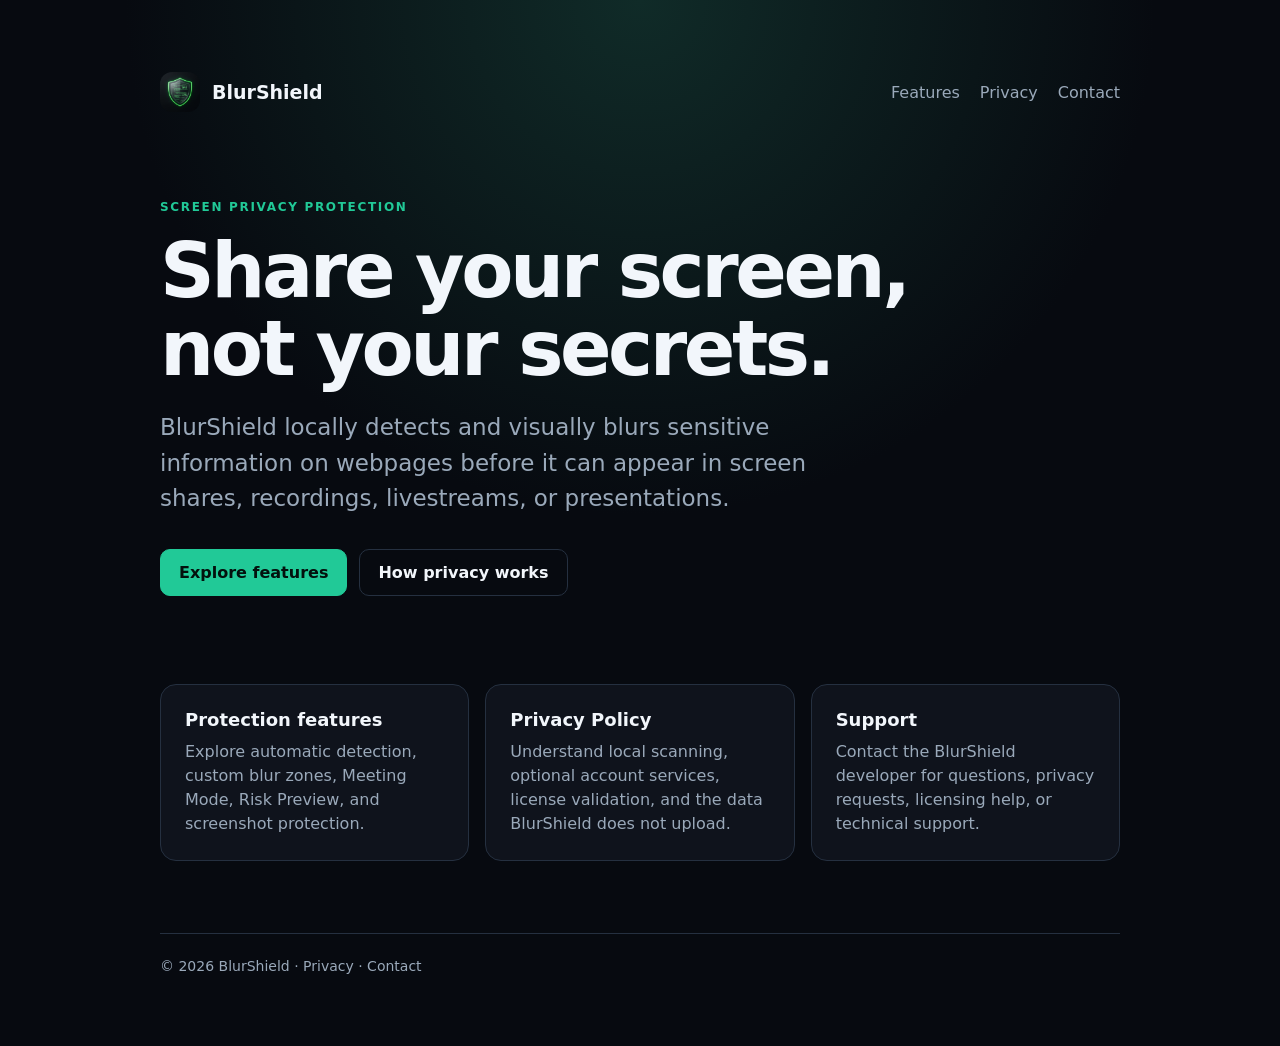
<file: index.html>
<!doctype html>
<html lang="en">
<head>
  <meta charset="utf-8">
  <meta name="viewport" content="width=device-width, initial-scale=1">
  <meta name="description" content="BlurShield helps prevent sensitive information from being exposed during screen sharing, recordings, livestreams, and presentations.">
  <meta name="theme-color" content="#070a10">
  <title>BlurShield — Screen Privacy Protection</title>
  <style>
    * { box-sizing: border-box; }
    :root { color-scheme: dark; --bg:#070a10; --card:#10151e; --line:#253040; --text:#f2f6fb; --muted:#9aa9ba; --green:#21c997; }
    body { margin:0; min-height:100vh; font-family:Inter,system-ui,-apple-system,"Segoe UI",sans-serif; background:radial-gradient(circle at 50% 0%,#102b28 0,#070a10 42%); color:var(--text); }
    main { width:min(100% - 32px,960px); margin:auto; padding:72px 0; }
    header { display:flex; align-items:center; justify-content:space-between; gap:24px; margin-bottom:88px; }
    .brand { display:flex; align-items:center; gap:12px; color:var(--text); text-decoration:none; font-weight:750; font-size:19px; }
    .brand img { border-radius:12px; }
    nav { display:flex; flex-wrap:wrap; gap:20px; }
    nav a, footer a { color:var(--muted); text-decoration:none; }
    nav a:hover, footer a:hover { color:var(--green); }
    .hero { max-width:760px; }
    .eyebrow { color:var(--green); text-transform:uppercase; letter-spacing:.14em; font-size:12px; font-weight:800; }
    h1 { margin:18px 0; font-size:clamp(42px,8vw,76px); line-height:1.02; letter-spacing:-.045em; }
    .lead { max-width:680px; color:var(--muted); font-size:clamp(18px,2.5vw,23px); line-height:1.55; }
    .actions { display:flex; flex-wrap:wrap; gap:12px; margin-top:32px; }
    .button { display:inline-block; padding:13px 18px; border:1px solid var(--line); border-radius:10px; color:var(--text); text-decoration:none; font-weight:700; }
    .button.primary { background:var(--green); border-color:var(--green); color:#03110d; }
    .grid { display:grid; grid-template-columns:repeat(3,1fr); gap:16px; margin-top:88px; }
    .card { padding:24px; background:rgba(16,21,30,.88); border:1px solid var(--line); border-radius:16px; color:var(--text); text-decoration:none; }
    .card:hover { border-color:var(--green); transform:translateY(-2px); }
    .card strong { display:block; margin-bottom:10px; font-size:18px; }
    .card span { color:var(--muted); line-height:1.5; }
    footer { margin-top:72px; padding-top:24px; border-top:1px solid var(--line); color:var(--muted); font-size:14px; }
    @media (max-width:700px) { header { align-items:flex-start; flex-direction:column; margin-bottom:60px; } .grid { grid-template-columns:1fr; margin-top:60px; } }
  </style>
</head>
<body>
  <main>
    <header>
      <a class="brand" href="index.html"><img src="icons/icon128.png" width="40" height="40" alt="BlurShield logo">BlurShield</a>
      <nav aria-label="Primary navigation"><a href="features.html">Features</a><a href="privacy.html">Privacy</a><a href="contact.html">Contact</a></nav>
    </header>
    <section class="hero">
      <div class="eyebrow">Screen privacy protection</div>
      <h1>Share your screen, not your secrets.</h1>
      <p class="lead">BlurShield locally detects and visually blurs sensitive information on webpages before it can appear in screen shares, recordings, livestreams, or presentations.</p>
      <div class="actions"><a class="button primary" href="features.html">Explore features</a><a class="button" href="privacy.html">How privacy works</a></div>
    </section>
    <section class="grid" aria-label="Learn more">
      <a class="card" href="features.html"><strong>Protection features</strong><span>Explore automatic detection, custom blur zones, Meeting Mode, Risk Preview, and screenshot protection.</span></a>
      <a class="card" href="privacy.html"><strong>Privacy Policy</strong><span>Understand local scanning, optional account services, license validation, and the data BlurShield does not upload.</span></a>
      <a class="card" href="contact.html"><strong>Support</strong><span>Contact the BlurShield developer for questions, privacy requests, licensing help, or technical support.</span></a>
    </section>
    <footer>© 2026 BlurShield · <a href="privacy.html">Privacy</a> · <a href="contact.html">Contact</a></footer>
  </main>
</body>
</html>
</file>
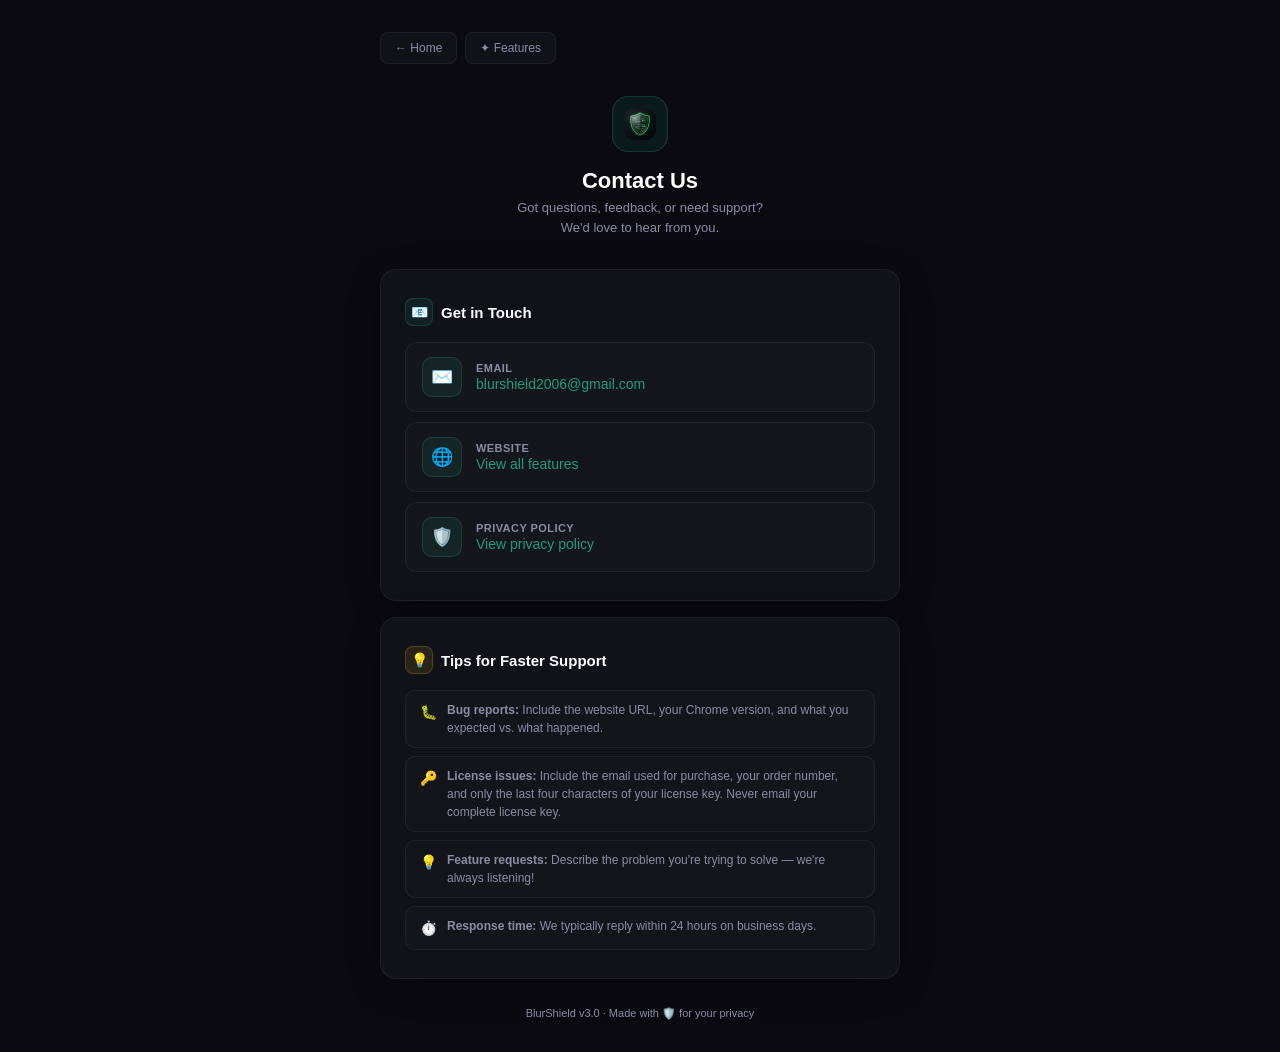
<file: contact.html>
<!DOCTYPE html>
<html lang="en">
<head>
  <meta charset="UTF-8">
  <meta name="viewport" content="width=device-width, initial-scale=1.0">
  <meta http-equiv="Content-Security-Policy" content="default-src 'self'; style-src 'self' 'unsafe-inline'; img-src 'self';">
  <title>Contact — BlurShield</title>
  <style>
    *, *::before, *::after { box-sizing: border-box; margin: 0; padding: 0; }

    :root {
      --bg: #0a0a10;
      --card: #111118;
      --card-border: rgba(255,255,255,0.06);
      --text: #e4e4f0;
      --muted: #8b8ba6;
      --green: #1D9E75;
      --green-soft: rgba(29,158,117,0.12);
      --green-border: rgba(29,158,117,0.25);
      --accent-glow: rgba(29,158,117,0.08);
    }

    body {
      font-family: 'Inter', -apple-system, 'Segoe UI', sans-serif;
      background: var(--bg);
      color: var(--text);
      min-height: 100vh;
      display: flex;
      align-items: center;
      justify-content: center;
      padding: 32px 16px;
      overflow-y: auto;
    }

    .page-wrapper {
      width: 100%;
      max-width: 520px;
      animation: fadeUp 0.5s cubic-bezier(0.16,1,0.3,1);
    }

    @keyframes fadeUp {
      from { opacity: 0; transform: translateY(16px); }
      to   { opacity: 1; transform: none; }
    }

    /* ── Header ─────────────────────────── */
    .header {
      text-align: center;
      margin-bottom: 32px;
    }
    .header-logo {
      display: inline-flex;
      align-items: center;
      justify-content: center;
      width: 56px; height: 56px;
      border-radius: 16px;
      background: var(--green-soft);
      border: 1px solid var(--green-border);
      margin-bottom: 16px;
    }
    .header-logo img { border-radius: 10px; }
    .header-title {
      font-size: 22px;
      font-weight: 700;
      color: #fff;
      margin-bottom: 4px;
    }
    .header-sub {
      font-size: 13px;
      color: var(--muted);
      line-height: 1.5;
    }

    /* ── Card ────────────────────────────── */
    .card {
      background: var(--card);
      border: 1px solid var(--card-border);
      border-radius: 16px;
      padding: 28px 24px;
      margin-bottom: 16px;
      box-shadow: 0 8px 32px rgba(0,0,0,0.3);
    }
    .card-title {
      font-size: 15px;
      font-weight: 600;
      color: #fff;
      margin-bottom: 16px;
      display: flex;
      align-items: center;
      gap: 8px;
    }
    .card-title-icon {
      width: 28px; height: 28px;
      border-radius: 8px;
      display: inline-flex;
      align-items: center;
      justify-content: center;
      font-size: 14px;
      flex-shrink: 0;
    }

    /* ── Contact item ───────────────────── */
    .contact-item {
      display: flex;
      align-items: center;
      gap: 14px;
      padding: 14px 16px;
      border-radius: 12px;
      background: rgba(255,255,255,0.02);
      border: 1px solid var(--card-border);
      margin-bottom: 10px;
      transition: all 0.18s ease;
      cursor: default;
    }
    .contact-item:last-child { margin-bottom: 0; }
    .contact-item:hover {
      background: var(--accent-glow);
      border-color: var(--green-border);
      transform: translateY(-1px);
    }
    .contact-icon {
      width: 40px; height: 40px;
      border-radius: 10px;
      background: var(--green-soft);
      border: 1px solid var(--green-border);
      display: flex;
      align-items: center;
      justify-content: center;
      font-size: 18px;
      flex-shrink: 0;
    }
    .contact-label {
      font-size: 11px;
      font-weight: 600;
      color: var(--muted);
      text-transform: uppercase;
      letter-spacing: 0.04em;
      margin-bottom: 2px;
    }
    .contact-value {
      font-size: 14px;
      font-weight: 500;
      color: var(--text);
      word-break: break-all;
    }
    .contact-value a {
      color: var(--green);
      text-decoration: none;
      transition: opacity 0.15s;
    }
    .contact-value a:hover { opacity: 0.8; }

    /* ── Info notes ──────────────────────── */
    .info-notes {
      display: flex;
      flex-direction: column;
      gap: 8px;
    }
    .info-note {
      display: flex;
      align-items: flex-start;
      gap: 10px;
      font-size: 12px;
      color: var(--muted);
      line-height: 1.5;
      padding: 10px 14px;
      border-radius: 10px;
      background: rgba(255,255,255,0.015);
      border: 1px solid var(--card-border);
    }
    .info-note-icon {
      flex-shrink: 0;
      font-size: 14px;
      margin-top: 1px;
    }

    /* ── Footer ──────────────────────────── */
    .footer {
      text-align: center;
      padding-top: 12px;
    }
    .footer-text {
      font-size: 11px;
      color: var(--muted);
    }
    .footer-link {
      color: var(--green);
      text-decoration: none;
      font-weight: 500;
    }
    .footer-link:hover { text-decoration: underline; }
    .back-btn {
      display: inline-flex;
      align-items: center;
      gap: 6px;
      font-size: 12px;
      font-weight: 500;
      color: var(--muted);
      text-decoration: none;
      padding: 8px 14px;
      border-radius: 8px;
      border: 1px solid var(--card-border);
      background: var(--card);
      cursor: pointer;
      transition: all 0.15s ease;
      margin-bottom: 16px;
    }
    .back-btn:hover {
      color: var(--text);
      background: rgba(255,255,255,0.04);
      border-color: rgba(255,255,255,0.1);
    }
  </style>
</head>
<body>
  <div class="page-wrapper">

    <!-- Back to settings -->
    <div style="display:flex;gap:8px;margin-bottom:16px">
      <a href="index.html" class="back-btn">← Home</a>
      <a href="features.html" class="back-btn">✦ Features</a>
    </div>

    <!-- Header -->
    <div class="header">
      <div class="header-logo">
        <img src="icons/icon128.png" width="32" height="32" alt="BlurShield">
      </div>
      <div class="header-title">Contact Us</div>
      <div class="header-sub">Got questions, feedback, or need support?<br>We'd love to hear from you.</div>
    </div>

    <!-- Contact Info -->
    <div class="card">
      <div class="card-title">
        <div class="card-title-icon" style="background:var(--green-soft);border:1px solid var(--green-border)">📧</div>
        Get in Touch
      </div>

      <div class="contact-item" id="email-item">
        <div class="contact-icon">✉️</div>
        <div>
          <div class="contact-label">Email</div>
          <div class="contact-value">
            <a href="mailto:blurshield2006@gmail.com" id="email-link">blurshield2006@gmail.com</a>
          </div>
        </div>
      </div>

      <div class="contact-item">
        <div class="contact-icon">🌐</div>
        <div>
          <div class="contact-label">Website</div>
          <div class="contact-value">
            <a href="features.html">View all features</a>
          </div>
        </div>
      </div>

      <div class="contact-item">
        <div class="contact-icon">🛡️</div>
        <div>
          <div class="contact-label">Privacy Policy</div>
          <div class="contact-value">
            <a href="privacy.html">View privacy policy</a>
          </div>
        </div>
      </div>
    </div>

    <!-- What to include -->
    <div class="card">
      <div class="card-title">
        <div class="card-title-icon" style="background:rgba(251,191,36,0.1);border:1px solid rgba(251,191,36,0.2)">💡</div>
        Tips for Faster Support
      </div>
      <div class="info-notes">
        <div class="info-note">
          <span class="info-note-icon">🐛</span>
          <span><strong>Bug reports:</strong> Include the website URL, your Chrome version, and what you expected vs. what happened.</span>
        </div>
        <div class="info-note">
          <span class="info-note-icon">🔑</span>
          <span><strong>License issues:</strong> Include the email used for purchase, your order number, and only the last four characters of your license key. Never email your complete license key.</span>
        </div>
        <div class="info-note">
          <span class="info-note-icon">💡</span>
          <span><strong>Feature requests:</strong> Describe the problem you're trying to solve — we're always listening!</span>
        </div>
        <div class="info-note">
          <span class="info-note-icon">⏱️</span>
          <span><strong>Response time:</strong> We typically reply within 24 hours on business days.</span>
        </div>
      </div>
    </div>

    <!-- Footer -->
    <div class="footer">
      <div class="footer-text">
        BlurShield v3.0 · Made with 🛡️ for your privacy
      </div>
    </div>

  </div>
</body>
</html>
</file>
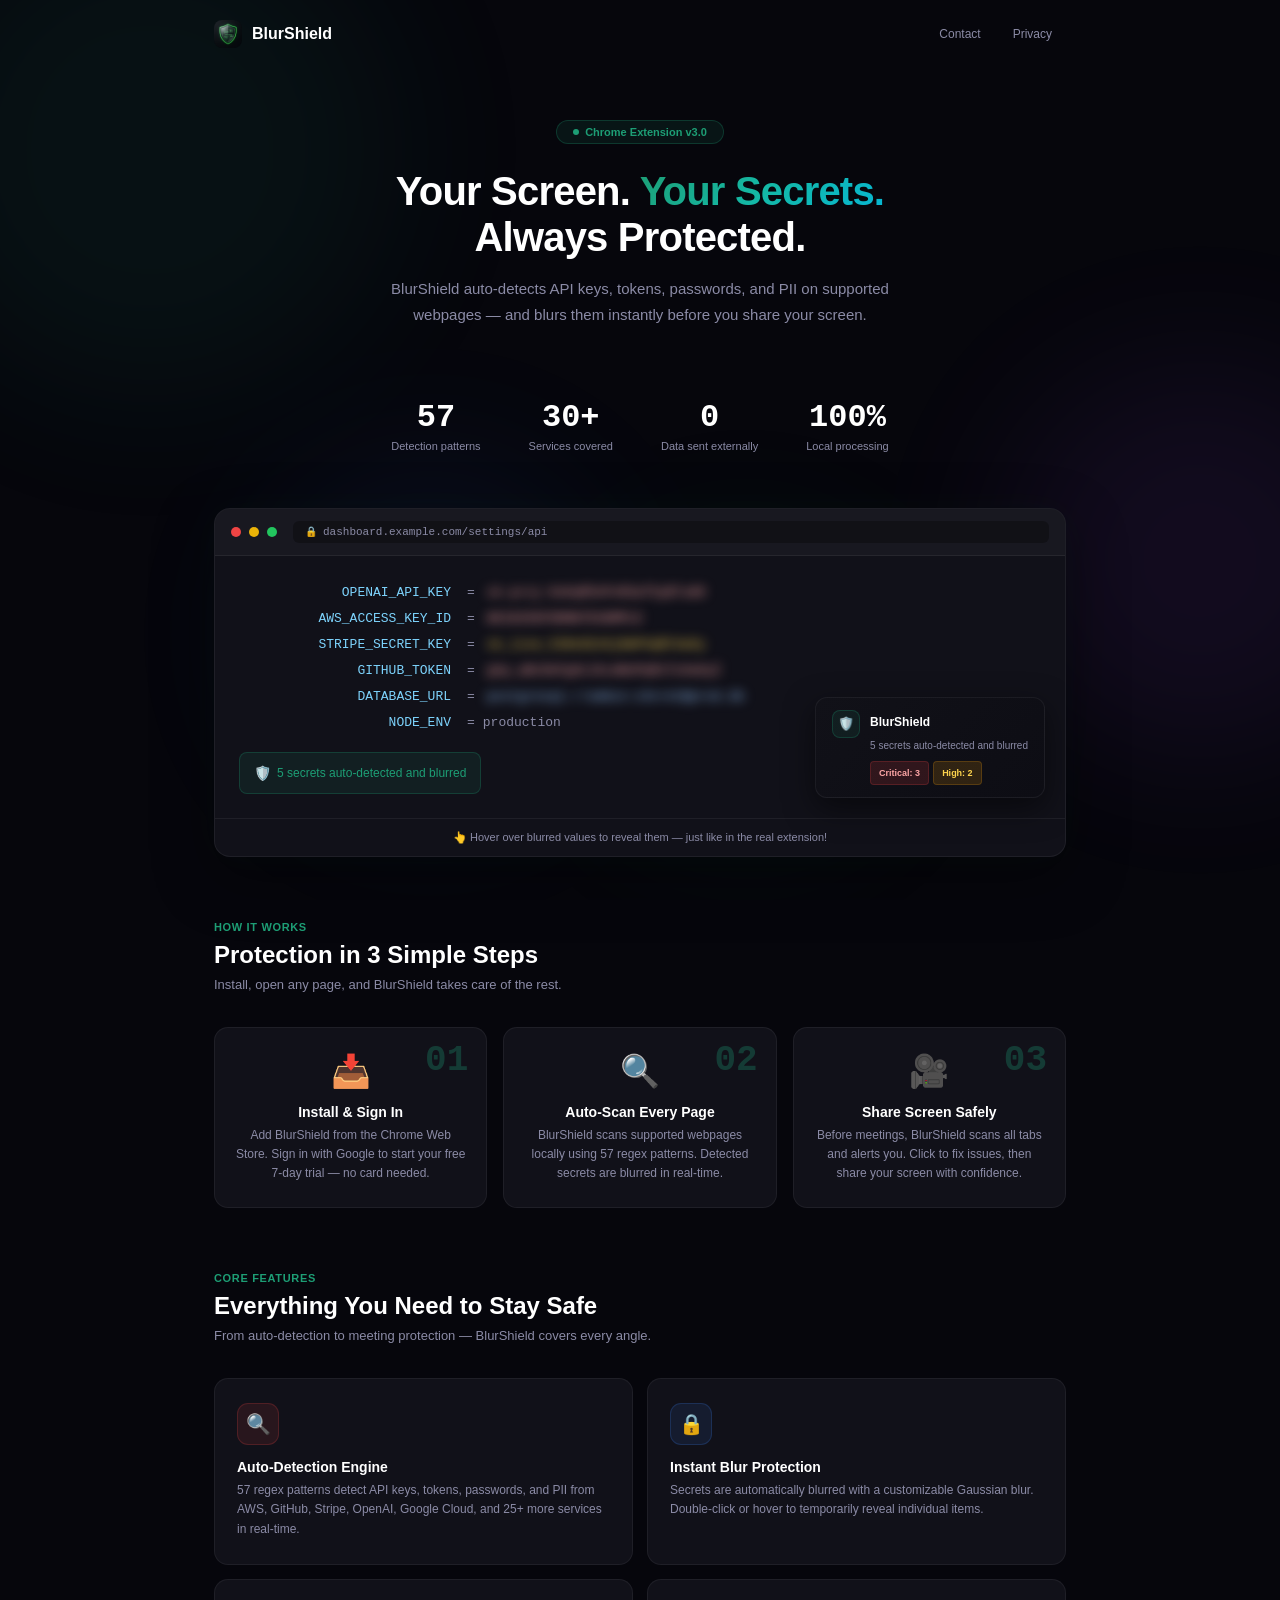
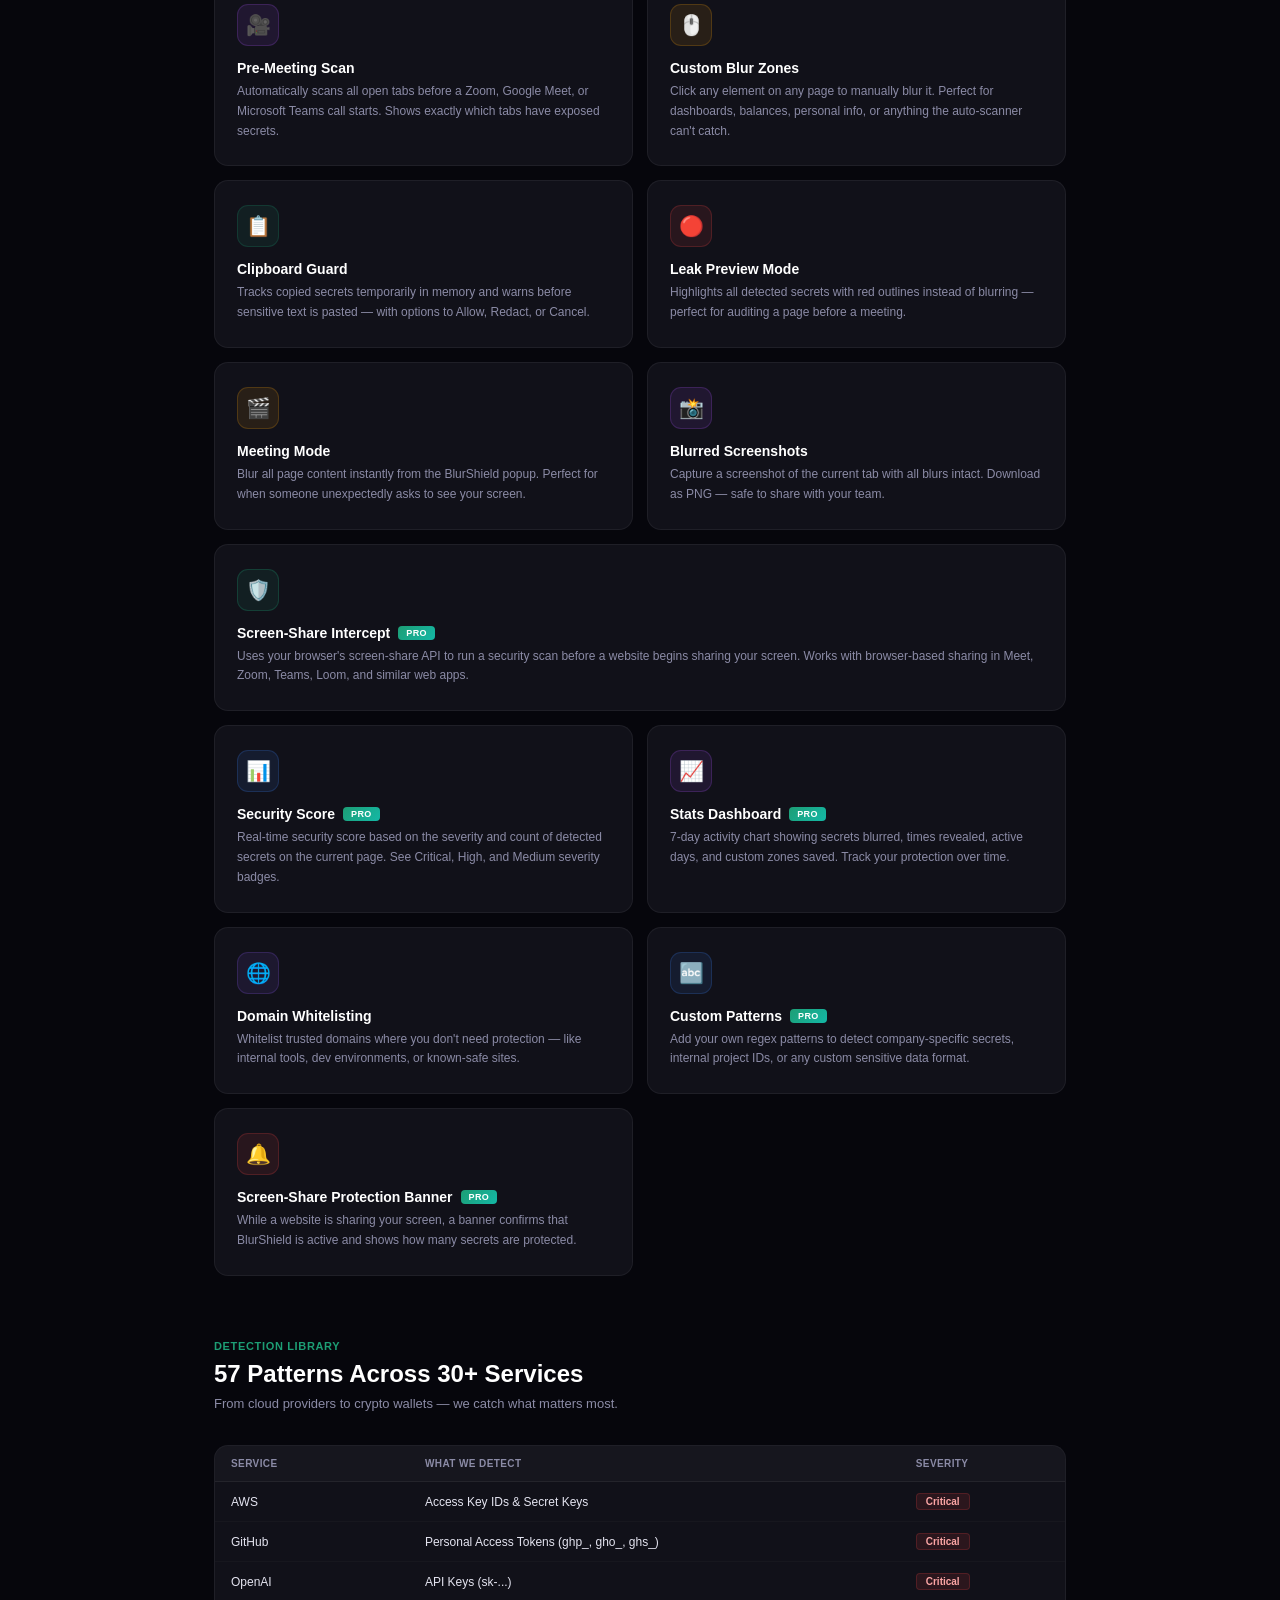
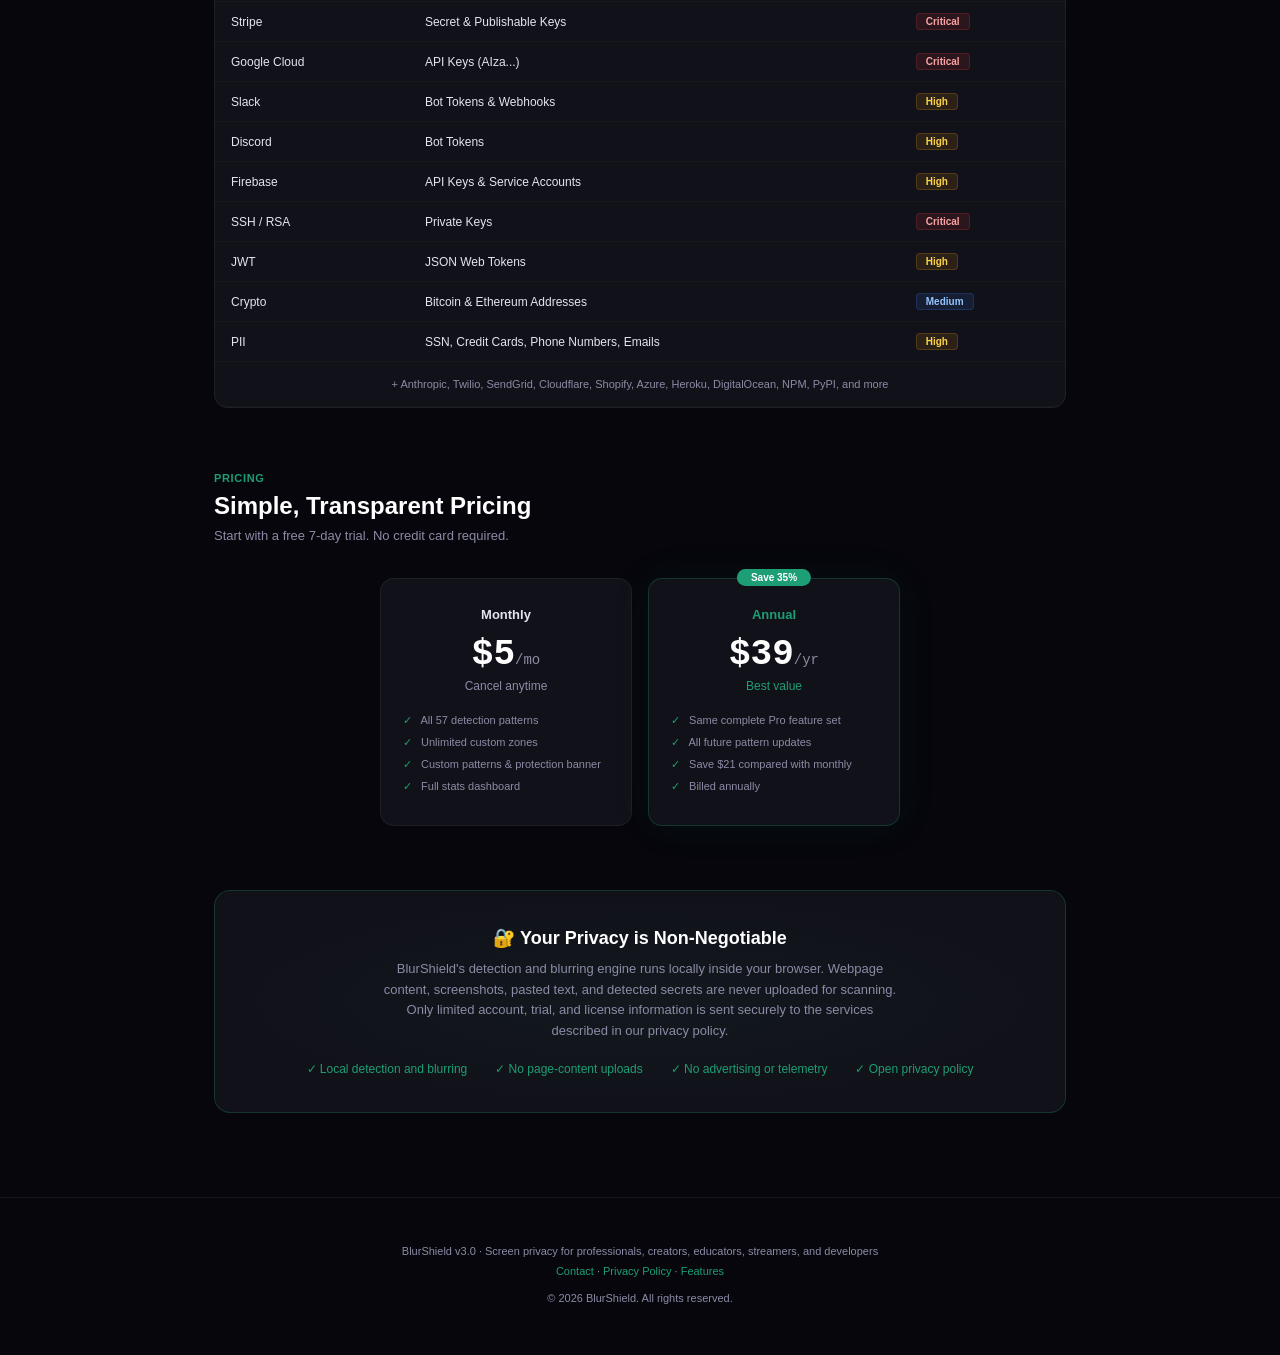
<file: features.html>
<!DOCTYPE html>
<html lang="en">
<head>
  <meta charset="UTF-8">
  <meta name="viewport" content="width=device-width, initial-scale=1.0">
  <meta http-equiv="Content-Security-Policy" content="default-src 'self'; style-src 'self' 'unsafe-inline'; img-src 'self';">
  <title>Features — BlurShield</title>
  <style>
    *, *::before, *::after { box-sizing: border-box; margin: 0; padding: 0; }

    :root {
      --bg: #06060c;
      --bg2: #0d0d16;
      --card: #111119;
      --card-border: rgba(255,255,255,0.06);
      --text: #e4e4f0;
      --muted: #8b8ba6;
      --green: #1D9E75;
      --green-soft: rgba(29,158,117,0.10);
      --green-border: rgba(29,158,117,0.25);
      --green-glow: rgba(29,158,117,0.15);
      --red: #ef4444;
      --amber: #f59e0b;
      --blue: #3b82f6;
      --purple: #a855f7;
      --mono: 'JetBrains Mono', 'Cascadia Mono', 'Consolas', monospace;
    }

    body {
      font-family: 'Inter', -apple-system, 'Segoe UI', sans-serif;
      background: var(--bg);
      color: var(--text);
      min-height: 100vh;
      overflow-x: hidden;
      position: relative;
    }

    /* ── Floating Orbs Background ─────── */
    .bg-orbs {
      position: fixed;
      inset: 0;
      z-index: 0;
      pointer-events: none;
      overflow: hidden;
    }
    .bg-orb {
      position: absolute;
      border-radius: 50%;
      filter: blur(80px);
      opacity: 0.08;
      animation: orbFloat 20s ease-in-out infinite;
    }
    .bg-orb:nth-child(1) {
      width: 500px; height: 500px;
      background: var(--green);
      top: -100px; left: -100px;
      animation-duration: 25s;
    }
    .bg-orb:nth-child(2) {
      width: 400px; height: 400px;
      background: var(--purple);
      top: 40%; right: -120px;
      animation-duration: 22s;
      animation-delay: -5s;
    }
    .bg-orb:nth-child(3) {
      width: 350px; height: 350px;
      background: var(--blue);
      bottom: 10%; left: 20%;
      animation-duration: 28s;
      animation-delay: -10s;
    }
    .bg-orb:nth-child(4) {
      width: 300px; height: 300px;
      background: var(--green);
      top: 60%; right: 30%;
      animation-duration: 30s;
      animation-delay: -15s;
    }
    @keyframes orbFloat {
      0%, 100% { transform: translate(0, 0) scale(1); }
      25% { transform: translate(40px, -30px) scale(1.1); }
      50% { transform: translate(-20px, 50px) scale(0.9); }
      75% { transform: translate(30px, 20px) scale(1.05); }
    }

    /* ── Floating Particles ──────────── */
    .particles {
      position: fixed;
      inset: 0;
      z-index: 0;
      pointer-events: none;
    }
    .particle {
      position: absolute;
      width: 3px; height: 3px;
      background: var(--green);
      border-radius: 50%;
      opacity: 0;
      animation: particleRise linear infinite;
    }
    @keyframes particleRise {
      0%   { opacity: 0; transform: translateY(0) scale(0); }
      10%  { opacity: 0.6; }
      90%  { opacity: 0.2; }
      100% { opacity: 0; transform: translateY(-100vh) scale(1); }
    }

    /* ── Content Wrapper ─────────────── */
    .content { position: relative; z-index: 1; }

    /* ── Top Nav ──────────────────────── */
    .topnav {
      display: flex;
      align-items: center;
      justify-content: space-between;
      max-width: 900px;
      margin: 0 auto;
      padding: 20px 24px 0;
    }
    .topnav-brand {
      display: flex;
      align-items: center;
      gap: 10px;
      text-decoration: none;
      color: #fff;
      font-weight: 700;
      font-size: 16px;
    }
    .topnav-brand img { border-radius: 8px; }
    .topnav-links { display: flex; gap: 4px; }
    .topnav-links a {
      font-size: 12px;
      font-weight: 500;
      color: var(--muted);
      text-decoration: none;
      padding: 6px 14px;
      border-radius: 8px;
      transition: all 0.15s;
    }
    .topnav-links a:hover {
      color: var(--text);
      background: rgba(255,255,255,0.05);
    }

    /* ── Hero ─────────────────────────── */
    .hero {
      text-align: center;
      padding: 72px 24px 40px;
      max-width: 700px;
      margin: 0 auto;
    }
    .hero-badge {
      display: inline-flex;
      align-items: center;
      gap: 6px;
      font-size: 11px;
      font-weight: 600;
      color: var(--green);
      background: var(--green-soft);
      border: 1px solid var(--green-border);
      padding: 5px 16px;
      border-radius: 20px;
      margin-bottom: 24px;
      animation: badgePulse 3s ease-in-out infinite;
    }
    @keyframes badgePulse {
      0%, 100% { box-shadow: 0 0 0 0 rgba(29,158,117,0.2); }
      50% { box-shadow: 0 0 20px 4px rgba(29,158,117,0.12); }
    }
    .hero-badge .dot {
      width: 6px; height: 6px;
      border-radius: 50%;
      background: var(--green);
      animation: dotBlink 2s ease-in-out infinite;
    }
    @keyframes dotBlink {
      0%, 100% { opacity: 1; }
      50% { opacity: 0.3; }
    }
    .hero h1 {
      font-size: 40px;
      font-weight: 800;
      color: #fff;
      line-height: 1.15;
      margin-bottom: 16px;
      letter-spacing: -0.02em;
    }
    .hero h1 .gradient {
      background: linear-gradient(135deg, var(--green) 0%, #14b8a6 50%, #06b6d4 100%);
      -webkit-background-clip: text;
      -webkit-text-fill-color: transparent;
      background-clip: text;
    }
    .hero p {
      font-size: 15px;
      color: var(--muted);
      line-height: 1.7;
      max-width: 520px;
      margin: 0 auto;
    }

    /* ── Stats Bar ────────────────────── */
    .stats-bar {
      display: flex;
      justify-content: center;
      gap: 48px;
      padding: 32px 24px 56px;
    }
    .stat-item { text-align: center; }
    .stat-num {
      font-size: 32px;
      font-weight: 800;
      color: #fff;
      font-family: var(--mono);
    }
    .stat-label {
      font-size: 11px;
      color: var(--muted);
      margin-top: 4px;
    }

    /* ── Live Demo Section ────────────── */
    .demo-section {
      max-width: 900px;
      margin: 0 auto;
      padding: 0 24px 64px;
    }
    .demo-wrapper {
      background: var(--card);
      border: 1px solid var(--card-border);
      border-radius: 16px;
      overflow: hidden;
      box-shadow: 0 20px 60px rgba(0,0,0,0.4), 0 0 40px rgba(29,158,117,0.05);
    }
    .demo-titlebar {
      display: flex;
      align-items: center;
      gap: 8px;
      padding: 12px 16px;
      background: rgba(255,255,255,0.03);
      border-bottom: 1px solid var(--card-border);
    }
    .demo-dot {
      width: 10px; height: 10px;
      border-radius: 50%;
    }
    .demo-dot.r { background: #ef4444; }
    .demo-dot.y { background: #eab308; }
    .demo-dot.g { background: #22c55e; }
    .demo-url {
      flex: 1;
      margin-left: 8px;
      font-size: 11px;
      font-family: var(--mono);
      color: var(--muted);
      background: rgba(0,0,0,0.3);
      border-radius: 6px;
      padding: 5px 12px;
      display: flex;
      align-items: center;
      gap: 6px;
    }
    .demo-url .lock { color: var(--green); font-size: 10px; }
    .demo-body {
      padding: 24px;
      font-family: var(--mono);
      font-size: 13px;
      line-height: 2;
      position: relative;
    }
    .demo-line {
      display: flex;
      align-items: center;
      gap: 0;
      white-space: nowrap;
    }
    .demo-key {
      color: #7dd3fc;
      min-width: 220px;
      text-align: right;
      padding-right: 8px;
    }
    .demo-eq { color: var(--muted); padding: 0 8px; }
    .demo-val { color: #86efac; }
    .demo-val-safe { color: var(--muted); }
    .demo-blurred {
      display: inline-block;
      filter: blur(6px);
      user-select: none;
      transition: filter 0.4s ease;
      cursor: pointer;
      padding: 0 4px;
      border-radius: 4px;
      position: relative;
    }
    .demo-blurred:hover {
      filter: blur(0px);
    }
    .demo-blurred::after {
      content: '';
      position: absolute;
      inset: -2px;
      border-radius: 4px;
      border: 1.5px solid rgba(239,68,68,0.25);
      opacity: 0;
      transition: opacity 0.3s;
    }
    .demo-blurred:hover::after {
      opacity: 1;
    }
    .demo-badge {
      display: inline-flex;
      align-items: center;
      gap: 6px;
      margin-top: 16px;
      font-size: 12px;
      font-family: 'Inter', sans-serif;
      color: var(--green);
      background: var(--green-soft);
      border: 1px solid var(--green-border);
      border-radius: 8px;
      padding: 6px 14px;
    }
    .demo-badge .shield { font-size: 14px; }
    .demo-hint {
      text-align: center;
      font-size: 11px;
      color: var(--muted);
      padding: 12px;
      border-top: 1px solid var(--card-border);
      font-family: 'Inter', sans-serif;
      animation: hintPulse 2s ease-in-out infinite;
    }
    @keyframes hintPulse {
      0%, 100% { opacity: 0.6; }
      50% { opacity: 1; }
    }

    /* Demo toast notification */
    .demo-toast {
      position: absolute;
      bottom: 20px;
      right: 20px;
      background: linear-gradient(135deg, #111118, #0d0d14);
      border: 1px solid var(--card-border);
      border-radius: 12px;
      padding: 12px 16px;
      font-family: 'Inter', sans-serif;
      box-shadow: 0 10px 30px rgba(0,0,0,0.5);
      animation: toastIn 0.5s cubic-bezier(0.16,1,0.3,1) 1s both;
      display: flex;
      align-items: flex-start;
      gap: 10px;
      max-width: 260px;
    }
    @keyframes toastIn {
      from { opacity: 0; transform: translateY(10px) scale(0.95); }
      to { opacity: 1; transform: none; }
    }
    .demo-toast-icon {
      width: 28px; height: 28px;
      border-radius: 8px;
      background: var(--green-soft);
      border: 1px solid var(--green-border);
      display: flex;
      align-items: center;
      justify-content: center;
      font-size: 13px;
      flex-shrink: 0;
    }
    .demo-toast-title { font-size: 12px; font-weight: 600; color: #fff; }
    .demo-toast-sub { font-size: 10px; color: var(--muted); margin-top: 2px; }
    .demo-toast-pills { display: flex; gap: 4px; margin-top: 5px; }
    .demo-toast-pill {
      font-size: 9px;
      font-weight: 600;
      padding: 2px 8px;
      border-radius: 4px;
    }
    .pill-crit { background: rgba(239,68,68,0.15); color: #fca5a5; border: 1px solid rgba(239,68,68,0.2); }
    .pill-high { background: rgba(245,158,11,0.15); color: #fcd34d; border: 1px solid rgba(245,158,11,0.2); }

    /* ── Section ──────────────────────── */
    .section {
      max-width: 900px;
      margin: 0 auto;
      padding: 0 24px 64px;
    }
    .section-label {
      font-size: 11px;
      font-weight: 700;
      text-transform: uppercase;
      letter-spacing: 0.06em;
      color: var(--green);
      margin-bottom: 8px;
    }
    .section-title {
      font-size: 24px;
      font-weight: 700;
      color: #fff;
      margin-bottom: 6px;
    }
    .section-sub {
      font-size: 13px;
      color: var(--muted);
      margin-bottom: 32px;
      line-height: 1.5;
    }

    /* ── Feature Grid ─────────────────── */
    .feature-grid {
      display: grid;
      grid-template-columns: 1fr 1fr;
      gap: 14px;
    }
    .feature-card {
      background: var(--card);
      border: 1px solid var(--card-border);
      border-radius: 14px;
      padding: 24px 22px;
      transition: all 0.25s ease;
      position: relative;
      overflow: hidden;
    }
    .feature-card::before {
      content: '';
      position: absolute;
      top: 0; left: 0; right: 0;
      height: 1px;
      background: linear-gradient(90deg, transparent, var(--green-border), transparent);
      opacity: 0;
      transition: opacity 0.3s;
    }
    .feature-card:hover {
      border-color: var(--green-border);
      transform: translateY(-3px);
      box-shadow: 0 12px 32px rgba(0,0,0,0.35), 0 0 20px var(--green-glow);
    }
    .feature-card:hover::before { opacity: 1; }
    .feature-card.span-2 { grid-column: span 2; }
    .fc-icon {
      width: 42px; height: 42px;
      border-radius: 11px;
      display: flex;
      align-items: center;
      justify-content: center;
      font-size: 20px;
      margin-bottom: 14px;
    }
    .fc-title {
      font-size: 14px;
      font-weight: 600;
      color: #fff;
      margin-bottom: 6px;
      display: flex;
      align-items: center;
      gap: 8px;
    }
    .fc-pro {
      font-size: 9px;
      font-weight: 700;
      background: linear-gradient(135deg, var(--green), #14b8a6);
      color: #fff;
      padding: 2px 8px;
      border-radius: 4px;
      letter-spacing: 0.04em;
    }
    .fc-desc {
      font-size: 12px;
      color: var(--muted);
      line-height: 1.65;
    }

    /* ── Pattern Table ────────────────── */
    .pattern-wrap {
      background: var(--card);
      border: 1px solid var(--card-border);
      border-radius: 14px;
      overflow: hidden;
    }
    .pattern-table {
      width: 100%;
      border-collapse: collapse;
      font-size: 12px;
    }
    .pattern-table th {
      text-align: left;
      font-size: 10px;
      font-weight: 700;
      text-transform: uppercase;
      letter-spacing: 0.04em;
      color: var(--muted);
      padding: 12px 16px;
      border-bottom: 1px solid var(--card-border);
      background: rgba(255,255,255,0.02);
    }
    .pattern-table td {
      padding: 11px 16px;
      border-bottom: 1px solid rgba(255,255,255,0.025);
      color: var(--text);
    }
    .pattern-table tr { transition: background 0.15s; }
    .pattern-table tbody tr:hover td { background: rgba(29,158,117,0.04); }
    .sev-badge {
      display: inline-block;
      font-size: 10px;
      font-weight: 600;
      padding: 2px 9px;
      border-radius: 4px;
    }
    .sev-critical { background: rgba(239,68,68,0.12); color: #fca5a5; border: 1px solid rgba(239,68,68,0.2); }
    .sev-high { background: rgba(245,158,11,0.12); color: #fcd34d; border: 1px solid rgba(245,158,11,0.2); }
    .sev-medium { background: rgba(59,130,246,0.12); color: #93c5fd; border: 1px solid rgba(59,130,246,0.2); }

    /* ── How it Works ─────────────────── */
    .steps-grid {
      display: grid;
      grid-template-columns: repeat(3, 1fr);
      gap: 16px;
    }
    .step-card {
      background: var(--card);
      border: 1px solid var(--card-border);
      border-radius: 14px;
      padding: 24px 20px;
      text-align: center;
      position: relative;
      transition: all 0.25s ease;
    }
    .step-card:hover {
      transform: translateY(-3px);
      border-color: var(--green-border);
      box-shadow: 0 10px 30px rgba(0,0,0,0.3);
    }
    .step-num {
      font-size: 36px;
      font-weight: 800;
      font-family: var(--mono);
      color: var(--green);
      opacity: 0.3;
      position: absolute;
      top: 12px;
      right: 18px;
    }
    .step-icon { font-size: 32px; margin-bottom: 14px; }
    .step-title {
      font-size: 14px;
      font-weight: 600;
      color: #fff;
      margin-bottom: 6px;
    }
    .step-desc {
      font-size: 12px;
      color: var(--muted);
      line-height: 1.6;
    }

    /* ── Shortcuts ─────────────────────── */
    /* ── Pricing ──────────────────────── */
    .pricing-grid {
      display: grid;
      grid-template-columns: 1fr 1fr;
      gap: 16px;
      max-width: 520px;
      margin: 0 auto;
    }
    .price-card {
      background: var(--card);
      border: 1px solid var(--card-border);
      border-radius: 14px;
      padding: 28px 22px;
      text-align: center;
      position: relative;
      transition: all 0.25s;
    }
    .price-card:hover { transform: translateY(-3px); }
    .price-card.featured {
      border-color: var(--green-border);
      box-shadow: 0 0 40px rgba(29,158,117,0.08);
    }
    .badge-best {
      position: absolute;
      top: -10px;
      left: 50%;
      transform: translateX(-50%);
      font-size: 10px;
      font-weight: 700;
      background: var(--green);
      color: #fff;
      padding: 3px 14px;
      border-radius: 10px;
      white-space: nowrap;
    }
    .price-name { font-size: 13px; font-weight: 600; color: var(--text); }
    .price-amount {
      font-size: 36px;
      font-weight: 800;
      color: #fff;
      margin: 12px 0 4px;
      font-family: var(--mono);
    }
    .price-amount span { font-size: 14px; color: var(--muted); font-weight: 400; }
    .price-sub { font-size: 12px; color: var(--muted); }
    .price-features {
      margin-top: 16px;
      text-align: left;
      font-size: 11px;
      color: var(--muted);
      line-height: 2;
    }
    .price-features span { color: var(--green); margin-right: 6px; }

    /* ── Privacy ──────────────────────── */
    .privacy-banner {
      background: var(--card);
      border: 1px solid var(--green-border);
      border-radius: 16px;
      padding: 36px 28px;
      text-align: center;
      position: relative;
      overflow: hidden;
    }
    .privacy-banner::before {
      content: '';
      position: absolute;
      inset: 0;
      background: radial-gradient(ellipse at center, rgba(29,158,117,0.06), transparent 70%);
      pointer-events: none;
    }
    .privacy-banner h3 {
      font-size: 18px;
      font-weight: 700;
      color: #fff;
      margin-bottom: 10px;
      position: relative;
    }
    .privacy-banner p {
      font-size: 13px;
      color: var(--muted);
      line-height: 1.6;
      max-width: 520px;
      margin: 0 auto 20px;
      position: relative;
    }
    .privacy-checks {
      display: flex;
      justify-content: center;
      gap: 28px;
      flex-wrap: wrap;
      position: relative;
    }
    .privacy-check {
      font-size: 12px;
      color: var(--green);
      font-weight: 500;
    }

    /* ── Footer ───────────────────────── */
    .page-footer {
      text-align: center;
      padding: 44px 24px;
      border-top: 1px solid var(--card-border);
      margin-top: 20px;
    }
    .page-footer p {
      font-size: 11px;
      color: var(--muted);
      line-height: 1.8;
    }
    .page-footer a {
      color: var(--green);
      text-decoration: none;
    }
    .page-footer a:hover { text-decoration: underline; }

    /* ── Scroll Animations ────────────── */
    .content { perspective: 1400px; }
    .reveal {
      opacity: 1;
      transform: none;
    }
    .reveal.hidden {
      opacity: 0;
      transform: translateY(40px) scale(0.95) rotateX(-8deg);
      transition: none;
    }
    .reveal.visible {
      animation: popupRotation 0.9s cubic-bezier(0.25, 1.2, 0.4, 1.0) forwards;
    }
    @keyframes popupRotation {
      0% { opacity: 0; transform: translateY(40px) scale(0.92) rotateX(-12deg); }
      70% { opacity: 1; transform: translateY(-4px) scale(1.02) rotateX(3deg); }
      100% { opacity: 1; transform: translateY(0) scale(1) rotateX(0deg); }
    }
    .reveal-delay-1 { animation-delay: 0.1s; }
    .reveal-delay-2 { animation-delay: 0.2s; }
    .reveal-delay-3 { animation-delay: 0.3s; }

    /* ── Responsive ───────────────────── */
    @media (max-width: 640px) {
      .feature-grid, .pricing-grid { grid-template-columns: 1fr; }
      .feature-card.span-2 { grid-column: span 1; }
      .steps-grid { grid-template-columns: 1fr; }
      .hero h1 { font-size: 28px; }
      .stats-bar { gap: 24px; flex-wrap: wrap; }
      .stat-num { font-size: 24px; }
      .demo-body { font-size: 11px; padding: 16px; }
      .demo-key { min-width: 150px; }
      .demo-toast { display: none; }
    }
  </style>
</head>
<body>

  <!-- Floating Orbs -->
  <div class="bg-orbs">
    <div class="bg-orb"></div>
    <div class="bg-orb"></div>
    <div class="bg-orb"></div>
    <div class="bg-orb"></div>
  </div>

  <!-- Floating Particles -->
  <div class="particles" id="particles"></div>

  <div class="content">

    <!-- Top Nav -->
    <nav class="topnav">
      <a href="index.html" class="topnav-brand">
        <img src="icons/icon128.png" width="28" height="28" alt="BlurShield">
        BlurShield
      </a>
      <div class="topnav-links">
        <a href="contact.html">Contact</a>
        <a href="privacy.html" target="_blank">Privacy</a>
      </div>
    </nav>

    <!-- Hero -->
    <section class="hero reveal">
      <div class="hero-badge"><span class="dot"></span> Chrome Extension v3.0</div>
      <h1>Your Screen. <span class="gradient">Your Secrets.</span><br>Always Protected.</h1>
      <p>BlurShield auto-detects API keys, tokens, passwords, and PII on supported webpages — and blurs them instantly before you share your screen.</p>
    </section>

    <!-- Stats -->
    <div class="stats-bar reveal">
      <div class="stat-item">
        <div class="stat-num">57</div>
        <div class="stat-label">Detection patterns</div>
      </div>
      <div class="stat-item">
        <div class="stat-num">30+</div>
        <div class="stat-label">Services covered</div>
      </div>
      <div class="stat-item">
        <div class="stat-num">0</div>
        <div class="stat-label">Data sent externally</div>
      </div>
      <div class="stat-item">
        <div class="stat-num">100%</div>
        <div class="stat-label">Local processing</div>
      </div>
    </div>

    <!-- Live Demo -->
    <section class="demo-section reveal" data-bs-scan-ignore="showcase">
      <div class="demo-wrapper">
        <div class="demo-titlebar">
          <div class="demo-dot r"></div>
          <div class="demo-dot y"></div>
          <div class="demo-dot g"></div>
          <div class="demo-url"><span class="lock">🔒</span> dashboard.example.com/settings/api</div>
        </div>
        <div class="demo-body">
          <div class="demo-line">
            <span class="demo-key">OPENAI_API_KEY</span>
            <span class="demo-eq">=</span>
            <span class="demo-blurred" style="color:#fca5a5">sk-proj-8xKqM3nPvR2wT5yB7uA9</span>
          </div>
          <div class="demo-line">
            <span class="demo-key">AWS_ACCESS_KEY_ID</span>
            <span class="demo-eq">=</span>
            <span class="demo-blurred" style="color:#fca5a5">AKIAIOSFODNN7EXAMPLE</span>
          </div>
          <div class="demo-line">
            <span class="demo-key">STRIPE_SECRET_KEY</span>
            <span class="demo-eq">=</span>
            <span class="demo-blurred" style="color:#fcd34d">sk_live_51NxG2cKj8mP4qRtVwXy</span>
          </div>
          <div class="demo-line">
            <span class="demo-key">GITHUB_TOKEN</span>
            <span class="demo-eq">=</span>
            <span class="demo-blurred" style="color:#fca5a5">ghp_aBcDeFgHiJkLmNoPqRsTuVwXyZ</span>
          </div>
          <div class="demo-line">
            <span class="demo-key">DATABASE_URL</span>
            <span class="demo-eq">=</span>
            <span class="demo-blurred" style="color:#93c5fd">postgresql://admin:s3cret@prod.db</span>
          </div>
          <div class="demo-line">
            <span class="demo-key">NODE_ENV</span>
            <span class="demo-eq">=</span>
            <span class="demo-val-safe">production</span>
          </div>

          <div class="demo-badge"><span class="shield">🛡️</span> 5 secrets auto-detected and blurred</div>

          <!-- Floating toast -->
          <div class="demo-toast">
            <div class="demo-toast-icon">🛡️</div>
            <div>
              <div class="demo-toast-title">BlurShield</div>
              <div class="demo-toast-sub">5 secrets auto-detected and blurred</div>
              <div class="demo-toast-pills">
                <span class="demo-toast-pill pill-crit">Critical: 3</span>
                <span class="demo-toast-pill pill-high">High: 2</span>
              </div>
            </div>
          </div>
        </div>
        <div class="demo-hint">👆 Hover over blurred values to reveal them — just like in the real extension!</div>
      </div>
    </section>

    <!-- How it Works -->
    <section class="section reveal">
      <div class="section-label">How It Works</div>
      <div class="section-title">Protection in 3 Simple Steps</div>
      <div class="section-sub">Install, open any page, and BlurShield takes care of the rest.</div>

      <div class="steps-grid">
        <div class="step-card reveal reveal-delay-1">
          <div class="step-num">01</div>
          <div class="step-icon">📥</div>
          <div class="step-title">Install & Sign In</div>
          <div class="step-desc">Add BlurShield from the Chrome Web Store. Sign in with Google to start your free 7-day trial — no card needed.</div>
        </div>
        <div class="step-card reveal reveal-delay-2">
          <div class="step-num">02</div>
          <div class="step-icon">🔍</div>
          <div class="step-title">Auto-Scan Every Page</div>
          <div class="step-desc">BlurShield scans supported webpages locally using 57 regex patterns. Detected secrets are blurred in real-time.</div>
        </div>
        <div class="step-card reveal reveal-delay-3">
          <div class="step-num">03</div>
          <div class="step-icon">🎥</div>
          <div class="step-title">Share Screen Safely</div>
          <div class="step-desc">Before meetings, BlurShield scans all tabs and alerts you. Click to fix issues, then share your screen with confidence.</div>
        </div>
      </div>
    </section>

    <!-- Core Features -->
    <section class="section reveal">
      <div class="section-label">Core Features</div>
      <div class="section-title">Everything You Need to Stay Safe</div>
      <div class="section-sub">From auto-detection to meeting protection — BlurShield covers every angle.</div>

      <div class="feature-grid">
        <div class="feature-card">
          <div class="fc-icon" style="background:rgba(239,68,68,0.1);border:1px solid rgba(239,68,68,0.2)">🔍</div>
          <div class="fc-title">Auto-Detection Engine</div>
          <div class="fc-desc">57 regex patterns detect API keys, tokens, passwords, and PII from AWS, GitHub, Stripe, OpenAI, Google Cloud, and 25+ more services in real-time.</div>
        </div>
        <div class="feature-card">
          <div class="fc-icon" style="background:rgba(59,130,246,0.1);border:1px solid rgba(59,130,246,0.2)">🔒</div>
          <div class="fc-title">Instant Blur Protection</div>
          <div class="fc-desc">Secrets are automatically blurred with a customizable Gaussian blur. Double-click or hover to temporarily reveal individual items.</div>
        </div>
        <div class="feature-card">
          <div class="fc-icon" style="background:rgba(168,85,247,0.1);border:1px solid rgba(168,85,247,0.2)">🎥</div>
          <div class="fc-title">Pre-Meeting Scan</div>
          <div class="fc-desc">Automatically scans all open tabs before a Zoom, Google Meet, or Microsoft Teams call starts. Shows exactly which tabs have exposed secrets.</div>
        </div>
        <div class="feature-card">
          <div class="fc-icon" style="background:rgba(245,158,11,0.1);border:1px solid rgba(245,158,11,0.2)">🖱️</div>
          <div class="fc-title">Custom Blur Zones</div>
          <div class="fc-desc">Click any element on any page to manually blur it. Perfect for dashboards, balances, personal info, or anything the auto-scanner can't catch.</div>
        </div>
        <div class="feature-card">
          <div class="fc-icon" style="background:rgba(29,158,117,0.1);border:1px solid rgba(29,158,117,0.2)">📋</div>
          <div class="fc-title">Clipboard Guard</div>
          <div class="fc-desc">Tracks copied secrets temporarily in memory and warns before sensitive text is pasted — with options to Allow, Redact, or Cancel.</div>
        </div>
        <div class="feature-card">
          <div class="fc-icon" style="background:rgba(239,68,68,0.1);border:1px solid rgba(239,68,68,0.2)">🔴</div>
          <div class="fc-title">Leak Preview Mode</div>
          <div class="fc-desc">Highlights all detected secrets with red outlines instead of blurring — perfect for auditing a page before a meeting.</div>
        </div>
        <div class="feature-card">
          <div class="fc-icon" style="background:rgba(245,158,11,0.1);border:1px solid rgba(245,158,11,0.2)">🎬</div>
          <div class="fc-title">Meeting Mode</div>
          <div class="fc-desc">Blur all page content instantly from the BlurShield popup. Perfect for when someone unexpectedly asks to see your screen.</div>
        </div>
        <div class="feature-card">
          <div class="fc-icon" style="background:rgba(168,85,247,0.1);border:1px solid rgba(168,85,247,0.2)">📸</div>
          <div class="fc-title">Blurred Screenshots</div>
          <div class="fc-desc">Capture a screenshot of the current tab with all blurs intact. Download as PNG — safe to share with your team.</div>
        </div>
        <div class="feature-card span-2">
          <div class="fc-icon" style="background:var(--green-soft);border:1px solid var(--green-border)">🛡️</div>
          <div class="fc-title">Screen-Share Intercept <span class="fc-pro">PRO</span></div>
          <div class="fc-desc">Uses your browser's screen-share API to run a security scan before a website begins sharing your screen. Works with browser-based sharing in Meet, Zoom, Teams, Loom, and similar web apps.</div>
        </div>
        <div class="feature-card">
          <div class="fc-icon" style="background:rgba(59,130,246,0.1);border:1px solid rgba(59,130,246,0.2)">📊</div>
          <div class="fc-title">Security Score <span class="fc-pro">PRO</span></div>
          <div class="fc-desc">Real-time security score based on the severity and count of detected secrets on the current page. See Critical, High, and Medium severity badges.</div>
        </div>
        <div class="feature-card">
          <div class="fc-icon" style="background:rgba(168,85,247,0.1);border:1px solid rgba(168,85,247,0.2)">📈</div>
          <div class="fc-title">Stats Dashboard <span class="fc-pro">PRO</span></div>
          <div class="fc-desc">7-day activity chart showing secrets blurred, times revealed, active days, and custom zones saved. Track your protection over time.</div>
        </div>
        <div class="feature-card">
          <div class="fc-icon" style="background:rgba(139,92,246,0.1);border:1px solid rgba(139,92,246,0.2)">🌐</div>
          <div class="fc-title">Domain Whitelisting</div>
          <div class="fc-desc">Whitelist trusted domains where you don't need protection — like internal tools, dev environments, or known-safe sites.</div>
        </div>
        <div class="feature-card">
          <div class="fc-icon" style="background:rgba(59,130,246,0.1);border:1px solid rgba(59,130,246,0.2)">🔤</div>
          <div class="fc-title">Custom Patterns <span class="fc-pro">PRO</span></div>
          <div class="fc-desc">Add your own regex patterns to detect company-specific secrets, internal project IDs, or any custom sensitive data format.</div>
        </div>
        <div class="feature-card">
          <div class="fc-icon" style="background:rgba(239,68,68,0.1);border:1px solid rgba(239,68,68,0.2)">🔔</div>
          <div class="fc-title">Screen-Share Protection Banner <span class="fc-pro">PRO</span></div>
          <div class="fc-desc">While a website is sharing your screen, a banner confirms that BlurShield is active and shows how many secrets are protected.</div>
        </div>
      </div>
    </section>

    <!-- Detection Library -->
    <section class="section reveal">
      <div class="section-label">Detection Library</div>
      <div class="section-title">57 Patterns Across 30+ Services</div>
      <div class="section-sub">From cloud providers to crypto wallets — we catch what matters most.</div>

      <div class="pattern-wrap">
        <table class="pattern-table">
          <thead><tr><th>Service</th><th>What We Detect</th><th>Severity</th></tr></thead>
          <tbody>
            <tr><td>AWS</td><td>Access Key IDs & Secret Keys</td><td><span class="sev-badge sev-critical">Critical</span></td></tr>
            <tr><td>GitHub</td><td>Personal Access Tokens (ghp_, gho_, ghs_)</td><td><span class="sev-badge sev-critical">Critical</span></td></tr>
            <tr><td>OpenAI</td><td>API Keys (sk-...)</td><td><span class="sev-badge sev-critical">Critical</span></td></tr>
            <tr><td>Stripe</td><td>Secret & Publishable Keys</td><td><span class="sev-badge sev-critical">Critical</span></td></tr>
            <tr><td>Google Cloud</td><td>API Keys (AIza...)</td><td><span class="sev-badge sev-critical">Critical</span></td></tr>
            <tr><td>Slack</td><td>Bot Tokens & Webhooks</td><td><span class="sev-badge sev-high">High</span></td></tr>
            <tr><td>Discord</td><td>Bot Tokens</td><td><span class="sev-badge sev-high">High</span></td></tr>
            <tr><td>Firebase</td><td>API Keys & Service Accounts</td><td><span class="sev-badge sev-high">High</span></td></tr>
            <tr><td>SSH / RSA</td><td>Private Keys</td><td><span class="sev-badge sev-critical">Critical</span></td></tr>
            <tr><td>JWT</td><td>JSON Web Tokens</td><td><span class="sev-badge sev-high">High</span></td></tr>
            <tr><td>Crypto</td><td>Bitcoin & Ethereum Addresses</td><td><span class="sev-badge sev-medium">Medium</span></td></tr>
            <tr><td>PII</td><td>SSN, Credit Cards, Phone Numbers, Emails</td><td><span class="sev-badge sev-high">High</span></td></tr>
            <tr><td colspan="3" style="text-align:center;color:var(--muted);font-size:11px;padding:16px">+ Anthropic, Twilio, SendGrid, Cloudflare, Shopify, Azure, Heroku, DigitalOcean, NPM, PyPI, and more</td></tr>
          </tbody>
        </table>
      </div>
    </section>

    <!-- Pricing -->
    <section class="section reveal">
      <div class="section-label">Pricing</div>
      <div class="section-title">Simple, Transparent Pricing</div>
      <div class="section-sub">Start with a free 7-day trial. No credit card required.</div>

      <div class="pricing-grid">
        <div class="price-card">
          <div class="price-name">Monthly</div>
          <div class="price-amount">$5<span>/mo</span></div>
          <div class="price-sub">Cancel anytime</div>
          <div class="price-features">
            <span>✓</span> All 57 detection patterns<br>
            <span>✓</span> Unlimited custom zones<br>
            <span>✓</span> Custom patterns &amp; protection banner<br>
            <span>✓</span> Full stats dashboard
          </div>
        </div>
        <div class="price-card featured">
          <div class="badge-best">Save 35%</div>
          <div class="price-name" style="color:var(--green)">Annual</div>
          <div class="price-amount">$39<span>/yr</span></div>
          <div class="price-sub" style="color:var(--green)">Best value</div>
          <div class="price-features">
            <span>✓</span> Same complete Pro feature set<br>
            <span>✓</span> All future pattern updates<br>
            <span>✓</span> Save $21 compared with monthly<br>
            <span>✓</span> Billed annually
          </div>
        </div>
      </div>
    </section>

    <!-- Privacy -->
    <section class="section reveal">
      <div class="privacy-banner">
        <h3>🔐 Your Privacy is Non-Negotiable</h3>
        <p>BlurShield's detection and blurring engine runs locally inside your browser. Webpage content, screenshots, pasted text, and detected secrets are never uploaded for scanning. Only limited account, trial, and license information is sent securely to the services described in our privacy policy.</p>
        <div class="privacy-checks">
          <span class="privacy-check">✓ Local detection and blurring</span>
          <span class="privacy-check">✓ No page-content uploads</span>
          <span class="privacy-check">✓ No advertising or telemetry</span>
          <span class="privacy-check">✓ Open privacy policy</span>
        </div>
      </div>
    </section>

    <!-- Footer -->
    <footer class="page-footer">
      <p>
        BlurShield v3.0 · Screen privacy for professionals, creators, educators, streamers, and developers<br>
        <a href="contact.html">Contact</a> · <a href="privacy.html" target="_blank">Privacy Policy</a> · <a href="features.html">Features</a>
      </p>
      <p style="margin-top:8px">© 2026 BlurShield. All rights reserved.</p>
    </footer>

  </div>

  <script>
    // ── Generate floating particles ──
    (function() {
      const container = document.getElementById('particles');
      if (!container) return;
      for (let i = 0; i < 30; i++) {
        const p = document.createElement('div');
        p.className = 'particle';
        p.style.left = Math.random() * 100 + '%';
        p.style.animationDuration = (8 + Math.random() * 16) + 's';
        p.style.animationDelay = (Math.random() * 20) + 's';
        p.style.width = p.style.height = (2 + Math.random() * 3) + 'px';
        container.appendChild(p);
      }
    })();

    // ── Scroll reveal animation ──
    (function() {
      const els = document.querySelectorAll('.reveal');
      // First hide elements, then reveal on scroll
      els.forEach(el => el.classList.add('hidden'));
      // Small delay to ensure hidden class is applied before observing
      requestAnimationFrame(() => {
        const obs = new IntersectionObserver((entries) => {
          entries.forEach(e => {
            if (e.isIntersecting) {
              e.target.classList.remove('hidden');
              e.target.classList.add('visible');
            }
          });
        }, { threshold: 0.08, rootMargin: '0px 0px -20px 0px' });
        els.forEach(el => obs.observe(el));
      });
    })();
  </script>

</body>
</html>
</file>
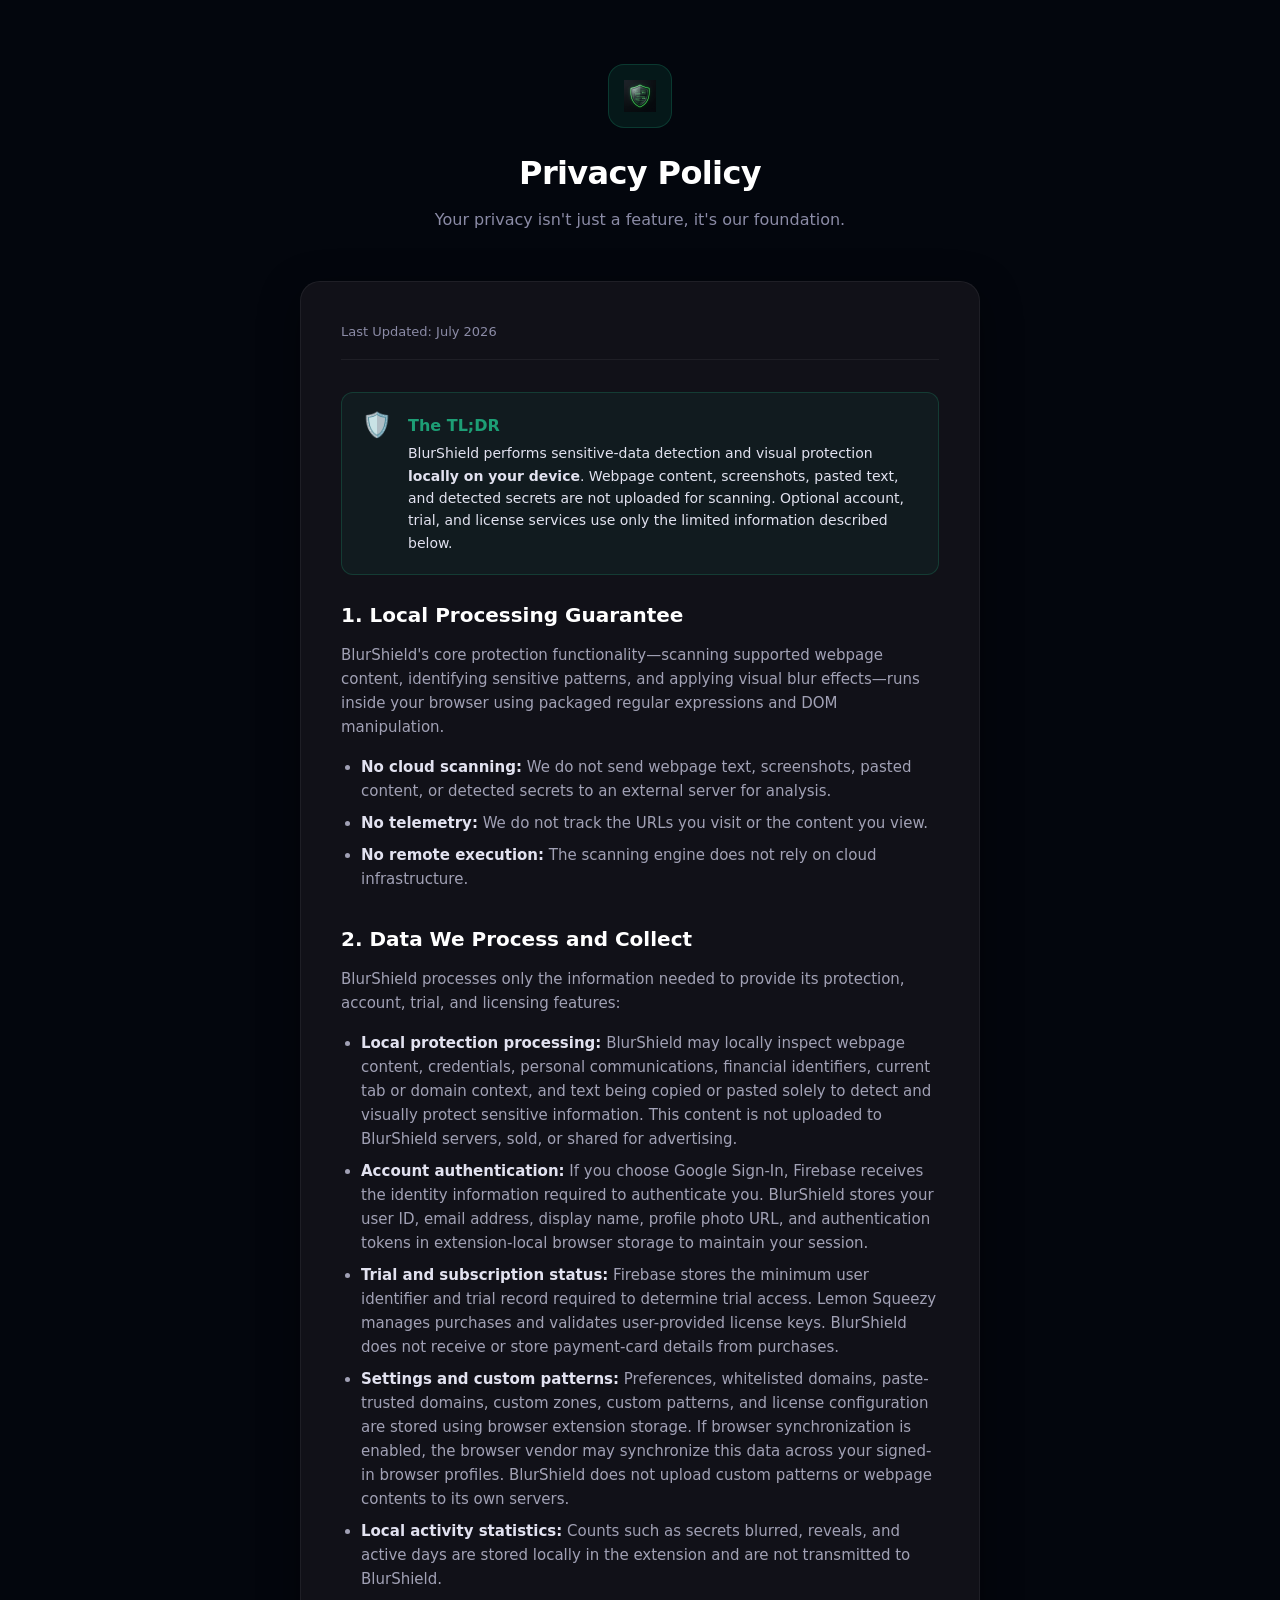
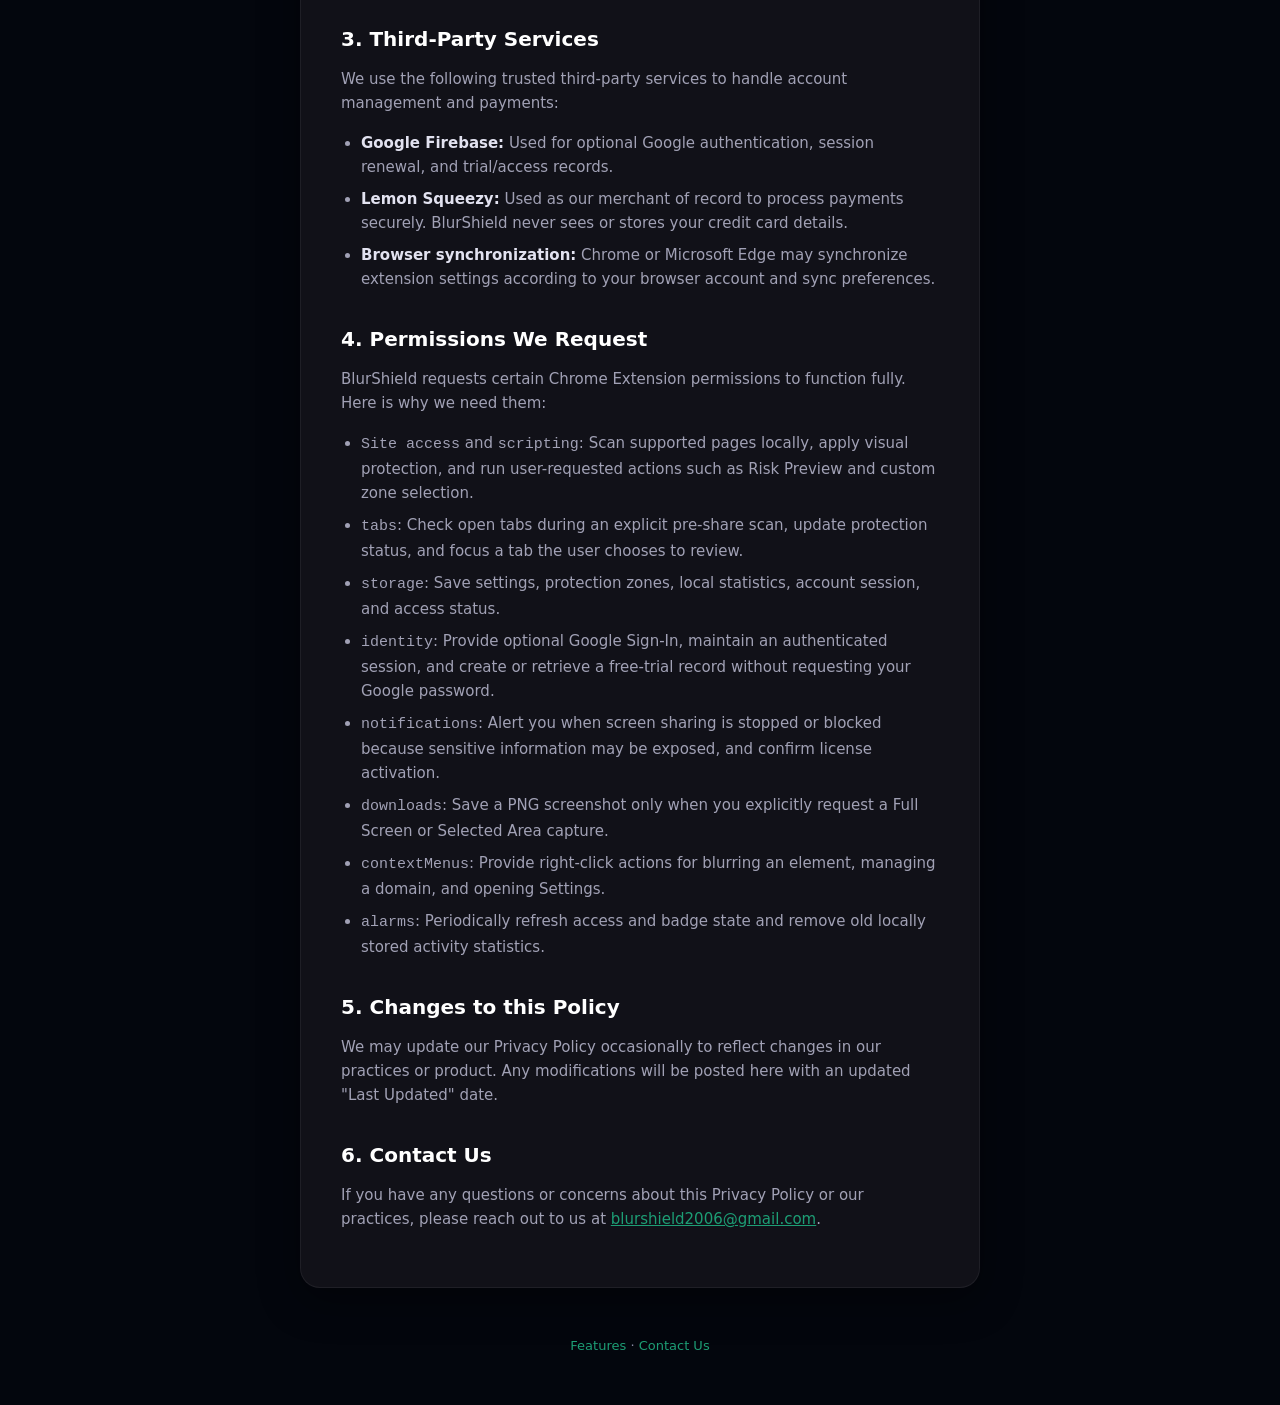
<file: privacy.html>
<!DOCTYPE html>
<html lang="en">
<head>
  <meta charset="UTF-8">
  <meta name="viewport" content="width=device-width, initial-scale=1.0">
  <meta name="description" content="BlurShield Privacy Policy - We never upload your screen data. Everything happens locally in your browser.">
  <title>Privacy Policy — BlurShield</title>
  <style>
    *, *::before, *::after { box-sizing: border-box; margin: 0; padding: 0; }
    :root {
      --bg: #03060d;
      --card: #111118;
      --card-border: rgba(255,255,255,0.06);
      --text: #e2e2f0;
      --muted: #8b8ba6;
      --green: #1D9E75;
      --green-soft: rgba(29,158,117,0.12);
      --green-border: rgba(29,158,117,0.25);
    }
    body {
      font-family: 'Inter', system-ui, sans-serif;
      background: var(--bg);
      color: var(--text);
      line-height: 1.6;
      min-height: 100vh;
      display: flex;
      flex-direction: column;
      align-items: center;
      padding: 64px 20px;
    }
    .container {
      width: 100%;
      max-width: 680px;
      animation: fadeUp 0.6s cubic-bezier(0.16,1,0.3,1);
    }
    @keyframes fadeUp {
      from { opacity: 0; transform: translateY(20px); }
      to   { opacity: 1; transform: none; }
    }
    .header {
      text-align: center;
      margin-bottom: 48px;
    }
    .header-logo {
      display: inline-flex; align-items: center; justify-content: center;
      width: 64px; height: 64px; border-radius: 16px;
      background: var(--green-soft); border: 1px solid var(--green-border);
      margin-bottom: 20px;
    }
    .header-title { font-size: 32px; font-weight: 700; color: #fff; margin-bottom: 8px; letter-spacing: -0.02em; }
    .header-sub { font-size: 16px; color: var(--muted); }
    
    .card {
      background: var(--card); border: 1px solid var(--card-border);
      border-radius: 20px; padding: 40px; margin-bottom: 24px;
      box-shadow: 0 12px 40px rgba(0,0,0,0.4);
    }
    .last-updated { font-size: 13px; color: var(--muted); margin-bottom: 32px; padding-bottom: 16px; border-bottom: 1px solid var(--card-border); }
    
    h2 { font-size: 20px; font-weight: 600; color: #fff; margin: 32px 0 12px; display: flex; align-items: center; gap: 10px; }
    h2:first-of-type { margin-top: 0; }
    p { margin-bottom: 16px; color: #a1a1b5; font-size: 15px; }
    ul { margin: 0 0 20px 20px; color: #a1a1b5; font-size: 15px; }
    li { margin-bottom: 8px; }
    strong { color: #e2e2f0; font-weight: 600; }
    
    .highlight-box {
      background: rgba(29, 158, 117, 0.08);
      border: 1px solid var(--green-border);
      border-radius: 12px; padding: 20px; margin: 24px 0;
      display: flex; gap: 16px; align-items: flex-start;
    }
    .highlight-icon { font-size: 24px; line-height: 1; }
    .highlight-content h3 { font-size: 16px; color: #1D9E75; margin-bottom: 4px; }
    .highlight-content p { margin: 0; color: #e2e2f0; font-size: 14px; }

    .footer { text-align: center; margin-top: 48px; color: var(--muted); font-size: 13px; }
    .footer a { color: var(--green); text-decoration: none; }
    .footer a:hover { text-decoration: underline; }
    
    .back-nav { margin-bottom: 32px; }
    .btn-back { display: inline-flex; align-items: center; gap: 8px; color: var(--muted); text-decoration: none; font-size: 14px; transition: color 0.15s; }
    .btn-back:hover { color: #fff; }
  </style>
</head>
<body>
  <div class="container">
    <div class="header">
      <div class="header-logo"><img src="icons/icon128.png" width="32" height="32" alt="BlurShield"></div>
      <div class="header-title">Privacy Policy</div>
      <div class="header-sub">Your privacy isn't just a feature, it's our foundation.</div>
    </div>

    <div class="card">
      <div class="last-updated">Last Updated: July 2026</div>

      <div class="highlight-box">
        <div class="highlight-icon">🛡️</div>
        <div class="highlight-content">
          <h3>The TL;DR</h3>
          <p>BlurShield performs sensitive-data detection and visual protection <strong>locally on your device</strong>. Webpage content, screenshots, pasted text, and detected secrets are not uploaded for scanning. Optional account, trial, and license services use only the limited information described below.</p>
        </div>
      </div>

      <h2>1. Local Processing Guarantee</h2>
      <p>BlurShield's core protection functionality—scanning supported webpage content, identifying sensitive patterns, and applying visual blur effects—runs inside your browser using packaged regular expressions and DOM manipulation.</p>
      <ul>
        <li><strong>No cloud scanning:</strong> We do not send webpage text, screenshots, pasted content, or detected secrets to an external server for analysis.</li>
        <li><strong>No telemetry:</strong> We do not track the URLs you visit or the content you view.</li>
        <li><strong>No remote execution:</strong> The scanning engine does not rely on cloud infrastructure.</li>
      </ul>

      <h2>2. Data We Process and Collect</h2>
      <p>BlurShield processes only the information needed to provide its protection, account, trial, and licensing features:</p>
      <ul>
        <li><strong>Local protection processing:</strong> BlurShield may locally inspect webpage content, credentials, personal communications, financial identifiers, current tab or domain context, and text being copied or pasted solely to detect and visually protect sensitive information. This content is not uploaded to BlurShield servers, sold, or shared for advertising.</li>
        <li><strong>Account authentication:</strong> If you choose Google Sign-In, Firebase receives the identity information required to authenticate you. BlurShield stores your user ID, email address, display name, profile photo URL, and authentication tokens in extension-local browser storage to maintain your session.</li>
        <li><strong>Trial and subscription status:</strong> Firebase stores the minimum user identifier and trial record required to determine trial access. Lemon Squeezy manages purchases and validates user-provided license keys. BlurShield does not receive or store payment-card details from purchases.</li>
        <li><strong>Settings and custom patterns:</strong> Preferences, whitelisted domains, paste-trusted domains, custom zones, custom patterns, and license configuration are stored using browser extension storage. If browser synchronization is enabled, the browser vendor may synchronize this data across your signed-in browser profiles. BlurShield does not upload custom patterns or webpage contents to its own servers.</li>
        <li><strong>Local activity statistics:</strong> Counts such as secrets blurred, reveals, and active days are stored locally in the extension and are not transmitted to BlurShield.</li>
      </ul>

      <h2>3. Third-Party Services</h2>
      <p>We use the following trusted third-party services to handle account management and payments:</p>
      <ul>
        <li><strong>Google Firebase:</strong> Used for optional Google authentication, session renewal, and trial/access records.</li>
        <li><strong>Lemon Squeezy:</strong> Used as our merchant of record to process payments securely. BlurShield never sees or stores your credit card details.</li>
        <li><strong>Browser synchronization:</strong> Chrome or Microsoft Edge may synchronize extension settings according to your browser account and sync preferences.</li>
      </ul>

      <h2>4. Permissions We Request</h2>
      <p>BlurShield requests certain Chrome Extension permissions to function fully. Here is why we need them:</p>
      <ul>
        <li><code>Site access</code> and <code>scripting</code>: Scan supported pages locally, apply visual protection, and run user-requested actions such as Risk Preview and custom zone selection.</li>
        <li><code>tabs</code>: Check open tabs during an explicit pre-share scan, update protection status, and focus a tab the user chooses to review.</li>
        <li><code>storage</code>: Save settings, protection zones, local statistics, account session, and access status.</li>
        <li><code>identity</code>: Provide optional Google Sign-In, maintain an authenticated session, and create or retrieve a free-trial record without requesting your Google password.</li>
        <li><code>notifications</code>: Alert you when screen sharing is stopped or blocked because sensitive information may be exposed, and confirm license activation.</li>
        <li><code>downloads</code>: Save a PNG screenshot only when you explicitly request a Full Screen or Selected Area capture.</li>
        <li><code>contextMenus</code>: Provide right-click actions for blurring an element, managing a domain, and opening Settings.</li>
        <li><code>alarms</code>: Periodically refresh access and badge state and remove old locally stored activity statistics.</li>
      </ul>

      <h2>5. Changes to this Policy</h2>
      <p>We may update our Privacy Policy occasionally to reflect changes in our practices or product. Any modifications will be posted here with an updated "Last Updated" date.</p>

      <h2>6. Contact Us</h2>
      <p>If you have any questions or concerns about this Privacy Policy or our practices, please reach out to us at <a href="mailto:blurshield2006@gmail.com" style="color:var(--green)">blurshield2006@gmail.com</a>.</p>
    </div>

    <div class="footer">
      <a href="features.html">Features</a> · 
      <a href="contact.html">Contact Us</a>
    </div>
  </div>
</body>
</html>
</file>
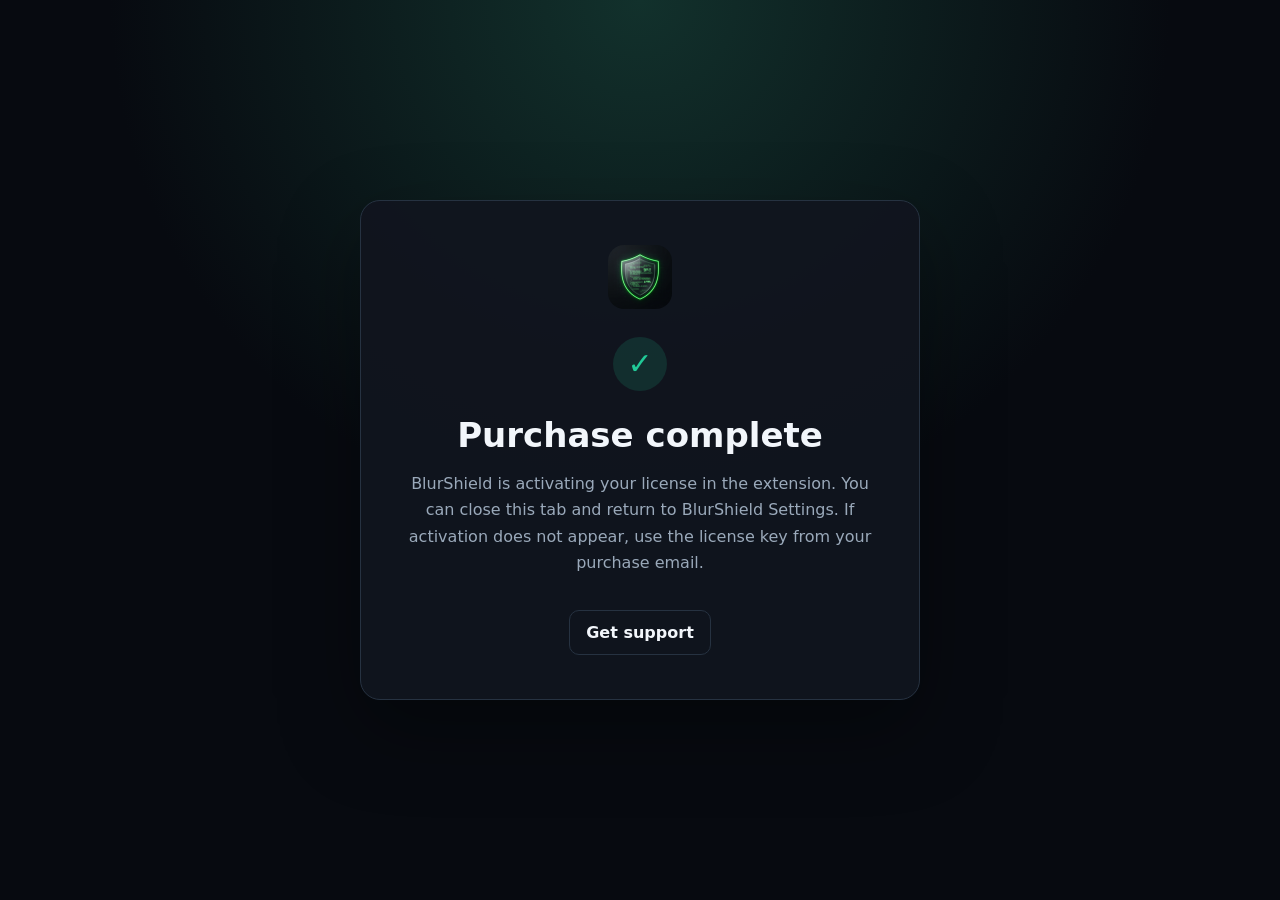
<file: success.html>
<!doctype html>
<html lang="en">
<head>
  <meta charset="utf-8">
  <meta name="viewport" content="width=device-width, initial-scale=1">
  <meta name="robots" content="noindex,nofollow">
  <meta name="theme-color" content="#070a10">
  <title>Purchase complete — BlurShield</title>
  <style>
    * { box-sizing:border-box; }
    :root { color-scheme:dark; --bg:#070a10; --card:#10151e; --line:#263241; --text:#f2f6fb; --muted:#9aa9ba; --green:#21c997; }
    body { margin:0; min-height:100vh; display:grid; place-items:center; padding:24px; font-family:Inter,system-ui,-apple-system,"Segoe UI",sans-serif; color:var(--text); background:radial-gradient(circle at 50% 0%,#12312c 0,var(--bg) 48%); }
    main { width:min(100%,560px); padding:44px; text-align:center; background:rgba(16,21,30,.94); border:1px solid var(--line); border-radius:20px; box-shadow:0 30px 80px rgba(0,0,0,.35); }
    img { border-radius:16px; }
    .check { width:54px; height:54px; display:grid; place-items:center; margin:24px auto; border-radius:50%; background:rgba(33,201,151,.14); color:var(--green); font-size:30px; }
    h1 { margin:0 0 14px; font-size:34px; }
    p { color:var(--muted); line-height:1.65; }
    a { display:inline-block; margin-top:18px; padding:12px 16px; border:1px solid var(--line); border-radius:10px; color:var(--text); text-decoration:none; font-weight:700; }
    a:hover { border-color:var(--green); }
  </style>
</head>
<body>
  <main>
    <img src="icons/icon128.png" width="64" height="64" alt="BlurShield logo">
    <div class="check" aria-hidden="true">✓</div>
    <h1>Purchase complete</h1>
    <p>BlurShield is activating your license in the extension. You can close this tab and return to BlurShield Settings. If activation does not appear, use the license key from your purchase email.</p>
    <a href="contact.html">Get support</a>
  </main>
</body>
</html>
</file>
